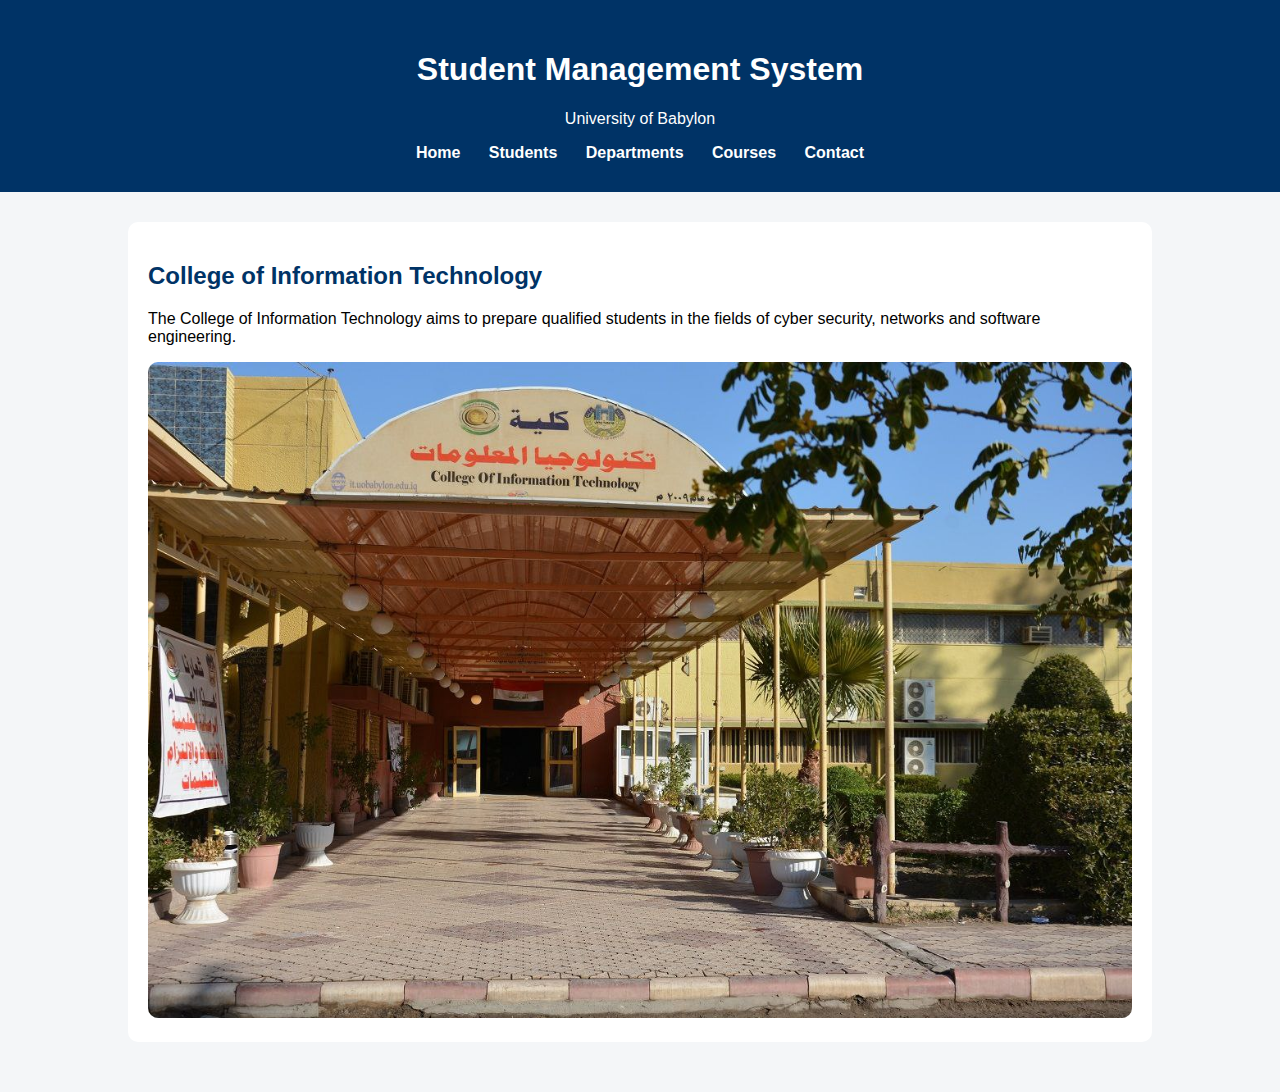
<file: index.html>
<!DOCTYPE html>
<html>
<head>
    <title>Student Management System</title>
    <link rel="stylesheet" href="style.css">
</head>
<body>

<header>
    <h1>Student Management System</h1>
    <p>University of Babylon</p>
    <nav>
        <a href="index.html">Home</a>
        <a href="students.html">Students</a>
        <a href="departments.html">Departments</a>
        <a href="courses.html">Courses</a>
        <a href="contact.html">Contact</a>
    </nav>
</header>

<div class="container">

<div class="card">
    <h2>College of Information Technology</h2>
    <p>
        The College of Information Technology aims to prepare qualified students
        in the fields of cyber security, networks and software engineering.
    </p>
    <img src="college.jpg" alt="College of Information Technology">
</div>

</div>
</body>
</html>
</file>
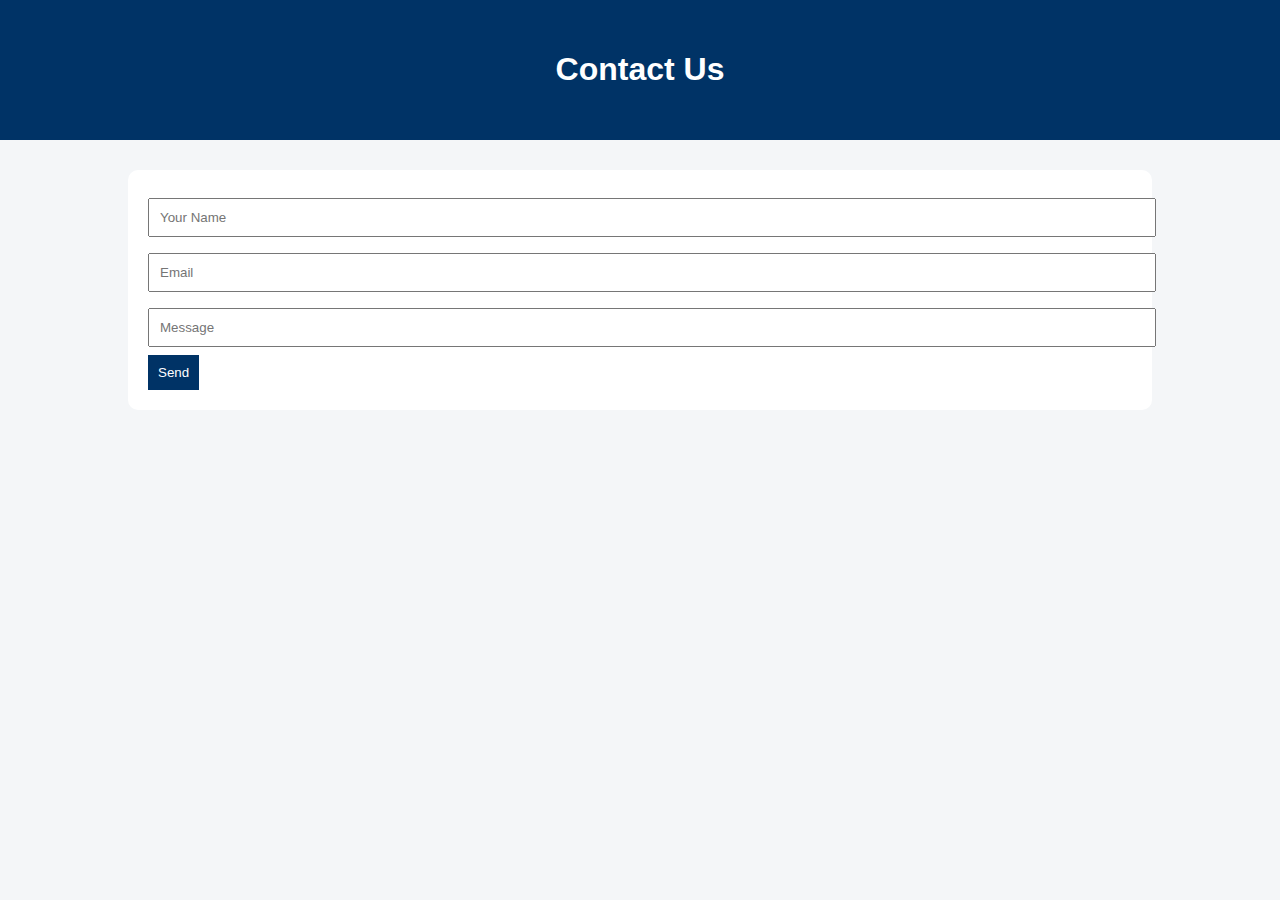
<file: contact.html>
<!DOCTYPE html>
<html>
<head>
    <title>Contact</title>
    <link rel="stylesheet" href="style.css">
</head>
<body>

<header>
    <h1>Contact Us</h1>
</header>

<div class="container">

<div class="card">
<form>
    <input type="text" placeholder="Your Name">
    <input type="email" placeholder="Email">
    <input type="text" placeholder="Message">
    <button>Send</button>
</form>
</div>

</div>
</body>
</html>
</file>
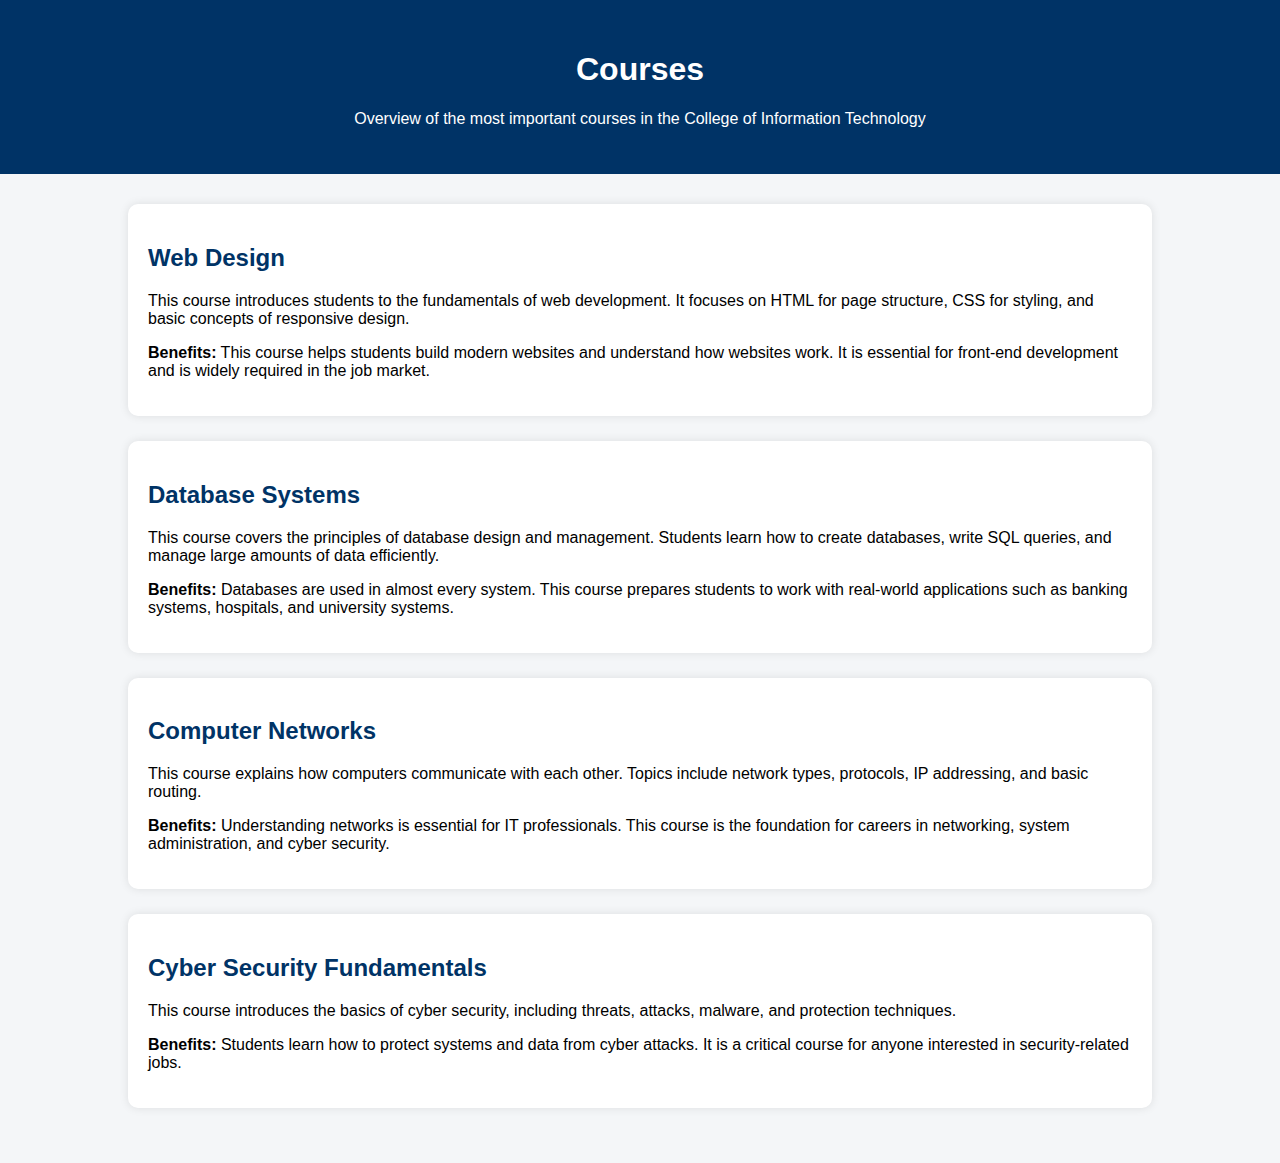
<file: courses.html>
<!DOCTYPE html>
<html lang="en">
<head>
    <meta charset="UTF-8">
    <title>Courses</title>
    <link rel="stylesheet" href="style.css">
</head>
<body>

<header>
    <h1>Courses</h1>
    <p>Overview of the most important courses in the College of Information Technology</p>
</header>

<div class="container">

    <!-- Course 1 -->
    <div class="course-card">
        <h2>Web Design</h2>
        <p>
            This course introduces students to the fundamentals of web development.
            It focuses on HTML for page structure, CSS for styling, and basic concepts
            of responsive design.
        </p>
        <p>
            <strong>Benefits:</strong>  
            This course helps students build modern websites and understand how
            websites work. It is essential for front-end development and is widely
            required in the job market.
        </p>
    </div>

    <!-- Course 2 -->
    <div class="course-card">
        <h2>Database Systems</h2>
        <p>
            This course covers the principles of database design and management.
            Students learn how to create databases, write SQL queries, and manage
            large amounts of data efficiently.
        </p>
        <p>
            <strong>Benefits:</strong>  
            Databases are used in almost every system. This course prepares students
            to work with real-world applications such as banking systems, hospitals,
            and university systems.
        </p>
    </div>

    <!-- Course 3 -->
    <div class="course-card">
        <h2>Computer Networks</h2>
        <p>
            This course explains how computers communicate with each other.
            Topics include network types, protocols, IP addressing, and basic routing.
        </p>
        <p>
            <strong>Benefits:</strong>  
            Understanding networks is essential for IT professionals. This course
            is the foundation for careers in networking, system administration,
            and cyber security.
        </p>
    </div>

    <!-- Course 4 -->
    <div class="course-card">
        <h2>Cyber Security Fundamentals</h2>
        <p>
            This course introduces the basics of cyber security, including threats,
            attacks, malware, and protection techniques.
        </p>
        <p>
            <strong>Benefits:</strong>  
            Students learn how to protect systems and data from cyber attacks.
            It is a critical course for anyone interested in security-related jobs.
        </p>
    </div>

</div>

</body>
</html>
</file>
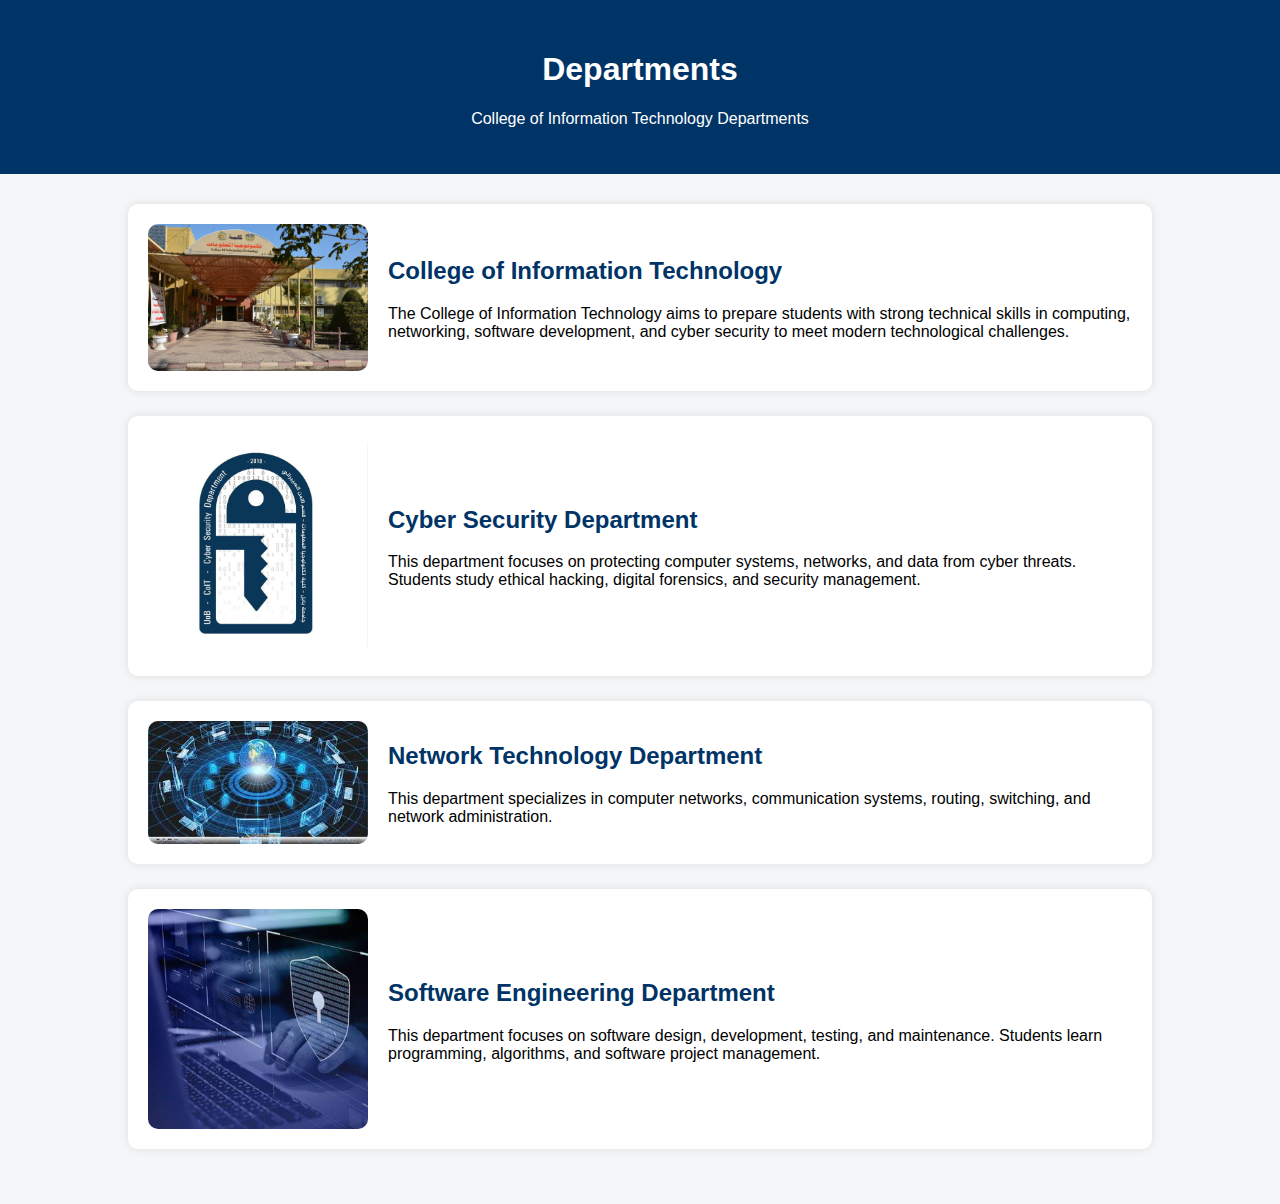
<file: departments.html>
<!DOCTYPE html>
<html lang="en">
<head>
    <meta charset="UTF-8">
    <title>Departments</title>
    <link rel="stylesheet" href="style.css">
</head>
<body>

<header>
    <h1>Departments</h1>
    <p>College of Information Technology Departments</p>
</header>

<div class="container">

    <!-- IT College -->
    <div class="department">
        <img src="college.jpg">
        <div>
            <h2>College of Information Technology</h2>
            <p>
                The College of Information Technology aims to prepare students with
                strong technical skills in computing, networking, software development,
                and cyber security to meet modern technological challenges.
            </p>
        </div>
    </div>

    <!-- Cyber Security -->
    <div class="department">
        <img src="cyber.jpg">
        <div>
            <h2>Cyber Security Department</h2>
            <p>
                This department focuses on protecting computer systems, networks,
                and data from cyber threats. Students study ethical hacking,
                digital forensics, and security management.
            </p>
        </div>
    </div>

    <!-- Networks -->
    <div class="department">
        <img src="networks.jpg">
        <div>
            <h2>Network Technology Department</h2>
            <p>
                This department specializes in computer networks, communication systems,
                routing, switching, and network administration.
            </p>
        </div>
    </div>

    <!-- Software -->
    <div class="department">
        <img src="software.jpg">
        <div>
            <h2>Software Engineering Department</h2>
            <p>
                This department focuses on software design, development, testing,
                and maintenance. Students learn programming, algorithms,
                and software project management.
            </p>
        </div>
    </div>

</div>

</body>
</html>
</file>
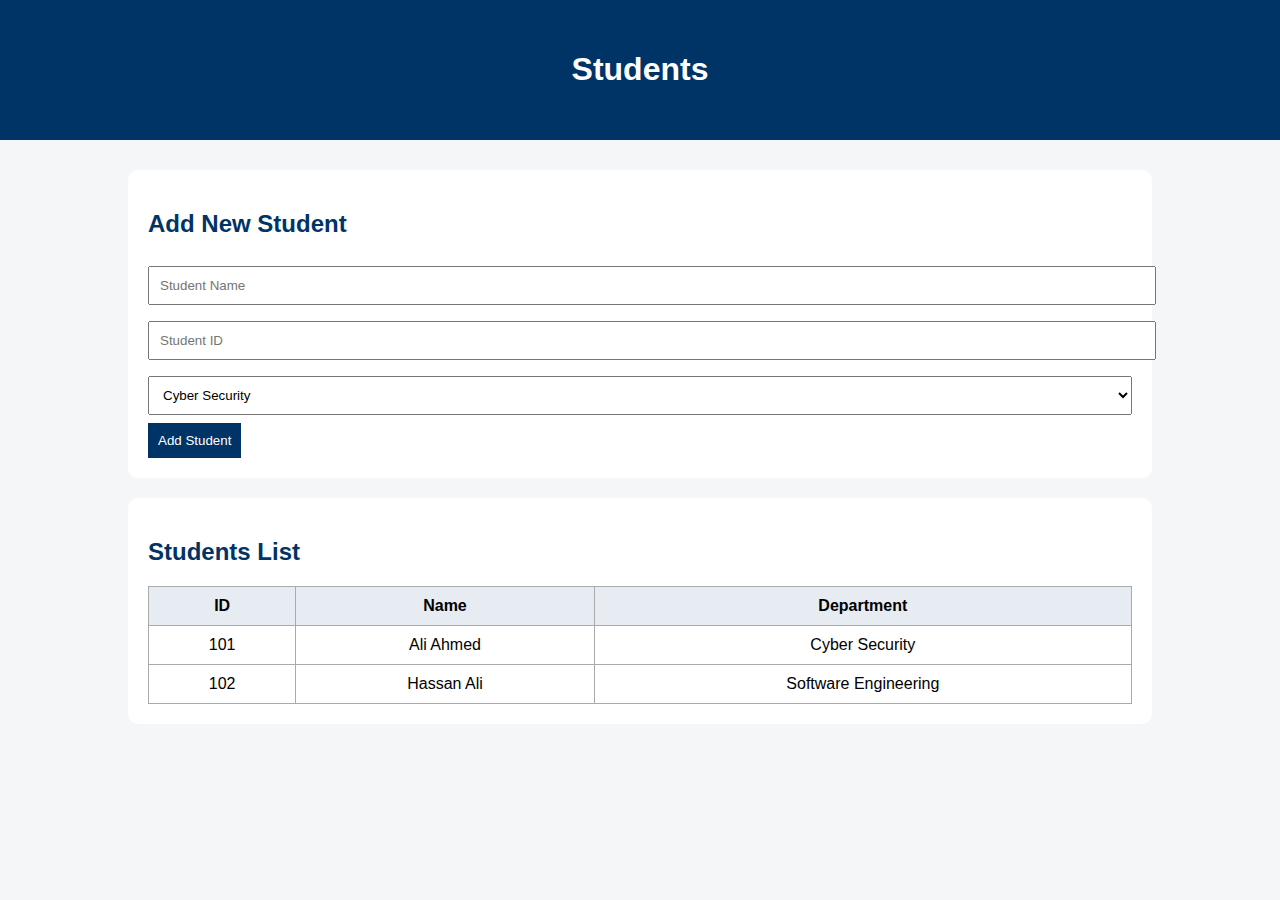
<file: students.html>
<!DOCTYPE html>
<html>
<head>
    <title>Students</title>
    <link rel="stylesheet" href="style.css">
</head>
<body>

<header>
    <h1>Students</h1>
</header>

<div class="container">

<div class="card">
<h2>Add New Student</h2>
<form>
    <input type="text" placeholder="Student Name">
    <input type="text" placeholder="Student ID">
    <select>
        <option>Cyber Security</option>
        <option>Computer Networks</option>
        <option>Software Engineering</option>
    </select>
    <button>Add Student</button>
</form>
</div>

<div class="card">
<h2>Students List</h2>
<table>
<tr>
    <th>ID</th>
    <th>Name</th>
    <th>Department</th>
</tr>
<tr>
    <td>101</td>
    <td>Ali Ahmed</td>
    <td>Cyber Security</td>
</tr>
<tr>
    <td>102</td>
    <td>Hassan Ali</td>
    <td>Software Engineering</td>
</tr>
</table>
</div>

</div>
</body>
</html>
</file>
<file: style.css>
body {
    font-family: Arial, sans-serif;
    margin: 0;
    background-color: #f2f4f7;
}

header {
    background-color: #003366;
    color: white;
    padding: 20px;
    text-align: center;
}

nav a {
    color: white;
    margin: 0 12px;
    text-decoration: none;
    font-weight: bold;
}

.container {
    padding: 20px;
}

.card {
    background: white;
    padding: 20px;
    margin-bottom: 20px;
    border-radius: 10px;
}

h2 {
    color: #003366;
}

img {
    width: 100%;
    border-radius: 10px;
}

/* Table */
table {
    width: 100%;
    border-collapse: collapse;
    margin-top: 10px;
}

th, td {
    border: 1px solid #aaa;
    padding: 10px;
    text-align: center;
}

th {
    background-color: #e6ecf2;
}

/* Form */
form input, form select {
    width: 100%;
    padding: 10px;
    margin: 8px 0;
}

button {
    background-color: #003366;
    color: white;
    padding: 10px;
    border: none;
    cursor: pointer;
}
body {
    font-family: Arial, sans-serif;
    background: #f4f6f8;
    margin: 0;
}

header {
    background: #003366;
    color: white;
    padding: 30px;
    text-align: center;
}

.container {
    width: 80%;
    margin: auto;
    padding: 30px 0;
}

.course-card {
    background: white;
    padding: 20px;
    margin-bottom: 25px;
    border-radius: 10px;
    box-shadow: 0 0 10px rgba(0,0,0,0.1);
}

.course-card h2 {
    color: #003366;
}
.department {
    display: flex;
    gap: 20px;
    background: white;
    padding: 20px;
    margin-bottom: 25px;
    border-radius: 10px;
    box-shadow: 0 0 10px rgba(0,0,0,0.1);
    align-items: center;
}

.department img {
    width: 220px;
    border-radius: 10px;
}
</file>
